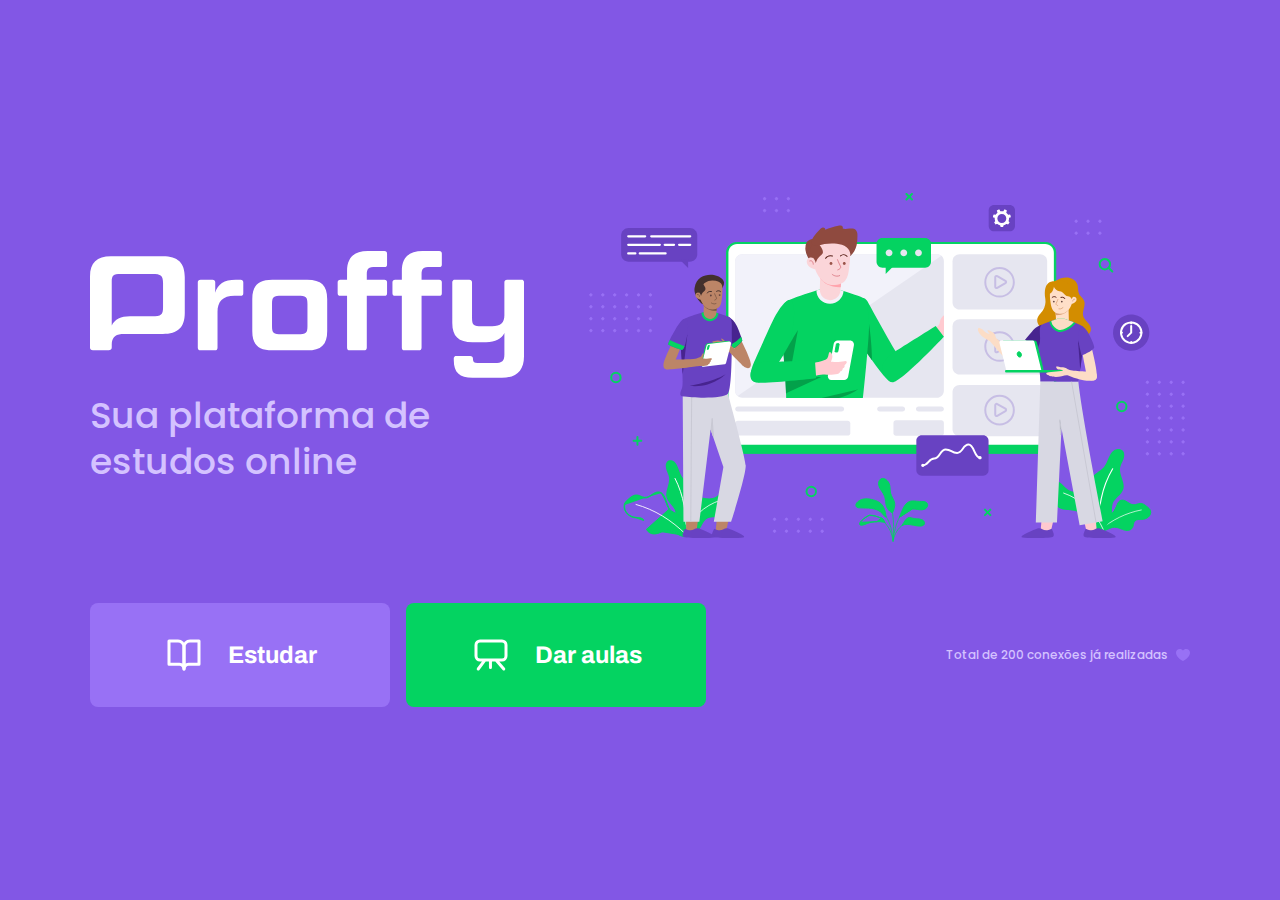
<file: index.html>
<!DOCTYPE html>
<html lang="pt_br"> <!-- HTML: Hypertext Markup Language
lang attribute -->
    <head> <!-- Config -->
        <meta charset="UTF-8">
        <meta name="viewport" content="width=device-width, initial-scale=1.0">
        <title>Proffy Sua plataforma de estudosonline</title>
        
        <link href="https://fonts.googleapis.com/css2?family=Archivo:wght@400;700&amp;family=Poppins:wght@400;600&amp;display=swap" rel="stylesheet">

        <link rel="stylesheet" href="/styles/main.css">  <!-- / root directory -->
        <link rel="stylesheet" href="/styles/partials/page-landing.css"> 
<!--
<style> /* CSS: Cascading StyleSheet*/

        /*
        com cascata > id # > class . > tag*/

            h1 {
                color: green;
            }

            .red {
                color: red;
            }

            #page-landing {
                color: red;
            }

            #page-landing h1 {
                color: yellow;
            }


        </style>
-->    
    </head>
    <body id="page-landing"> <!-- Content -->
        
        <div id="container">
            <div class=logo-container>
                <img src="/images/logo.svg" alt="Proffy">
                <h2>Sua plataforma de estudos online</h2>
            </div>
            <img class="hero-image" src="/images/landing.svg" alt="Plataforma de Estudos">

            <div class="buttons-container">
                <a class="study" href="/study.html">
                    <img src="/images/icons/study.svg" alt="Estudar">
                    Estudar
                </a>
                <a class="give-classes" href="/give-classes.html">
                    <img src="/images/icons/give-classes.svg" alt="Dar aulas">
                    Dar aulas
                </a>
            </div>

            <p class="total-connections">
                Total de 200 conexões já realizadas
                <img src="/images/icons/purple-heart.svg" alt="Coração roxo">
            </p>

        </div>

    </body>
</html>
</file>
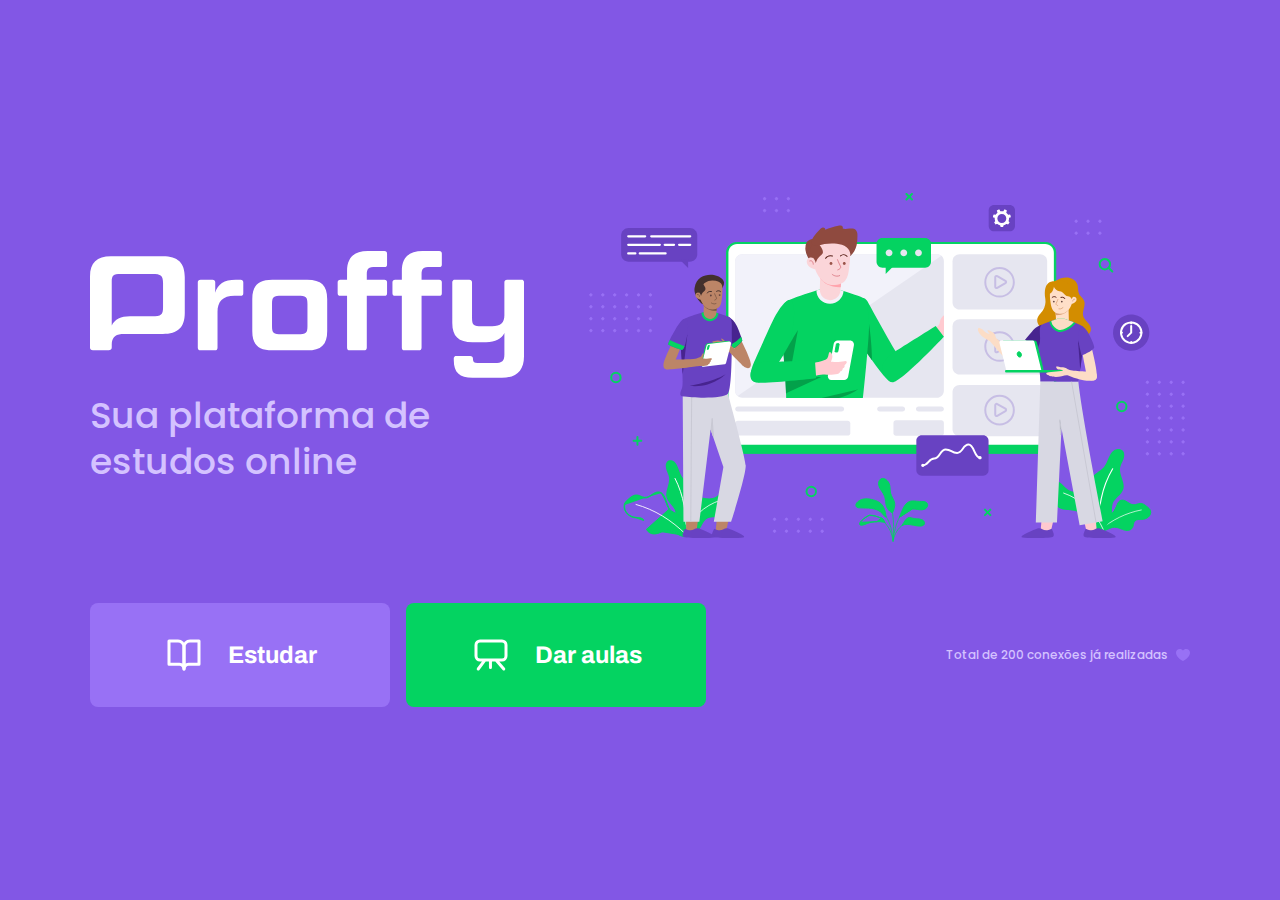
<file: src/views/index.html>
<!DOCTYPE html>
<html lang="pt_br"> <!-- HTML: Hypertext Markup Language
lang attribute -->
    <head> <!-- Config -->
        <meta charset="UTF-8">
        <meta name="viewport" content="width=device-width, initial-scale=1.0">
        <title>Proffy Sua plataforma de estudosonline</title>
        
        <link href="https://fonts.googleapis.com/css2?family=Archivo:wght@400;700&amp;family=Poppins:wght@400;600&amp;display=swap" rel="stylesheet">

        <link rel="stylesheet" href="/styles/main.css">  <!-- / root directory -->
        <link rel="stylesheet" href="/styles/partials/page-landing.css"> 
<!--
<style> /* CSS: Cascading StyleSheet*/

        /*
        com cascata > id # > class . > tag*/

            h1 {
                color: green;
            }

            .red {
                color: red;
            }

            #page-landing {
                color: red;
            }

            #page-landing h1 {
                color: yellow;
            }


        </style>
-->    
    </head>
    <body id="page-landing"> <!-- Content -->
        
        <div id="container">
            <div class=logo-container>
                <img src="/images/logo.svg" alt="Proffy">
                <h2>Sua plataforma de estudos online</h2>
            </div>
            <img class="hero-image" src="/images/landing.svg" alt="Plataforma de Estudos">

            <div class="buttons-container">
                <a class="study" href="/study">
                    <img src="/images/icons/study.svg" alt="Estudar">
                    Estudar
                </a>
                <a class="give-classes" href="/give-classes">
                    <img src="/images/icons/give-classes.svg" alt="Dar aulas">
                    Dar aulas
                </a>
            </div>

            <p class="total-connections">
                Total de 200 conexões já realizadas
                <img src="/images/icons/purple-heart.svg" alt="Coração roxo">
            </p>

        </div>

    </body>
</html>
</file>
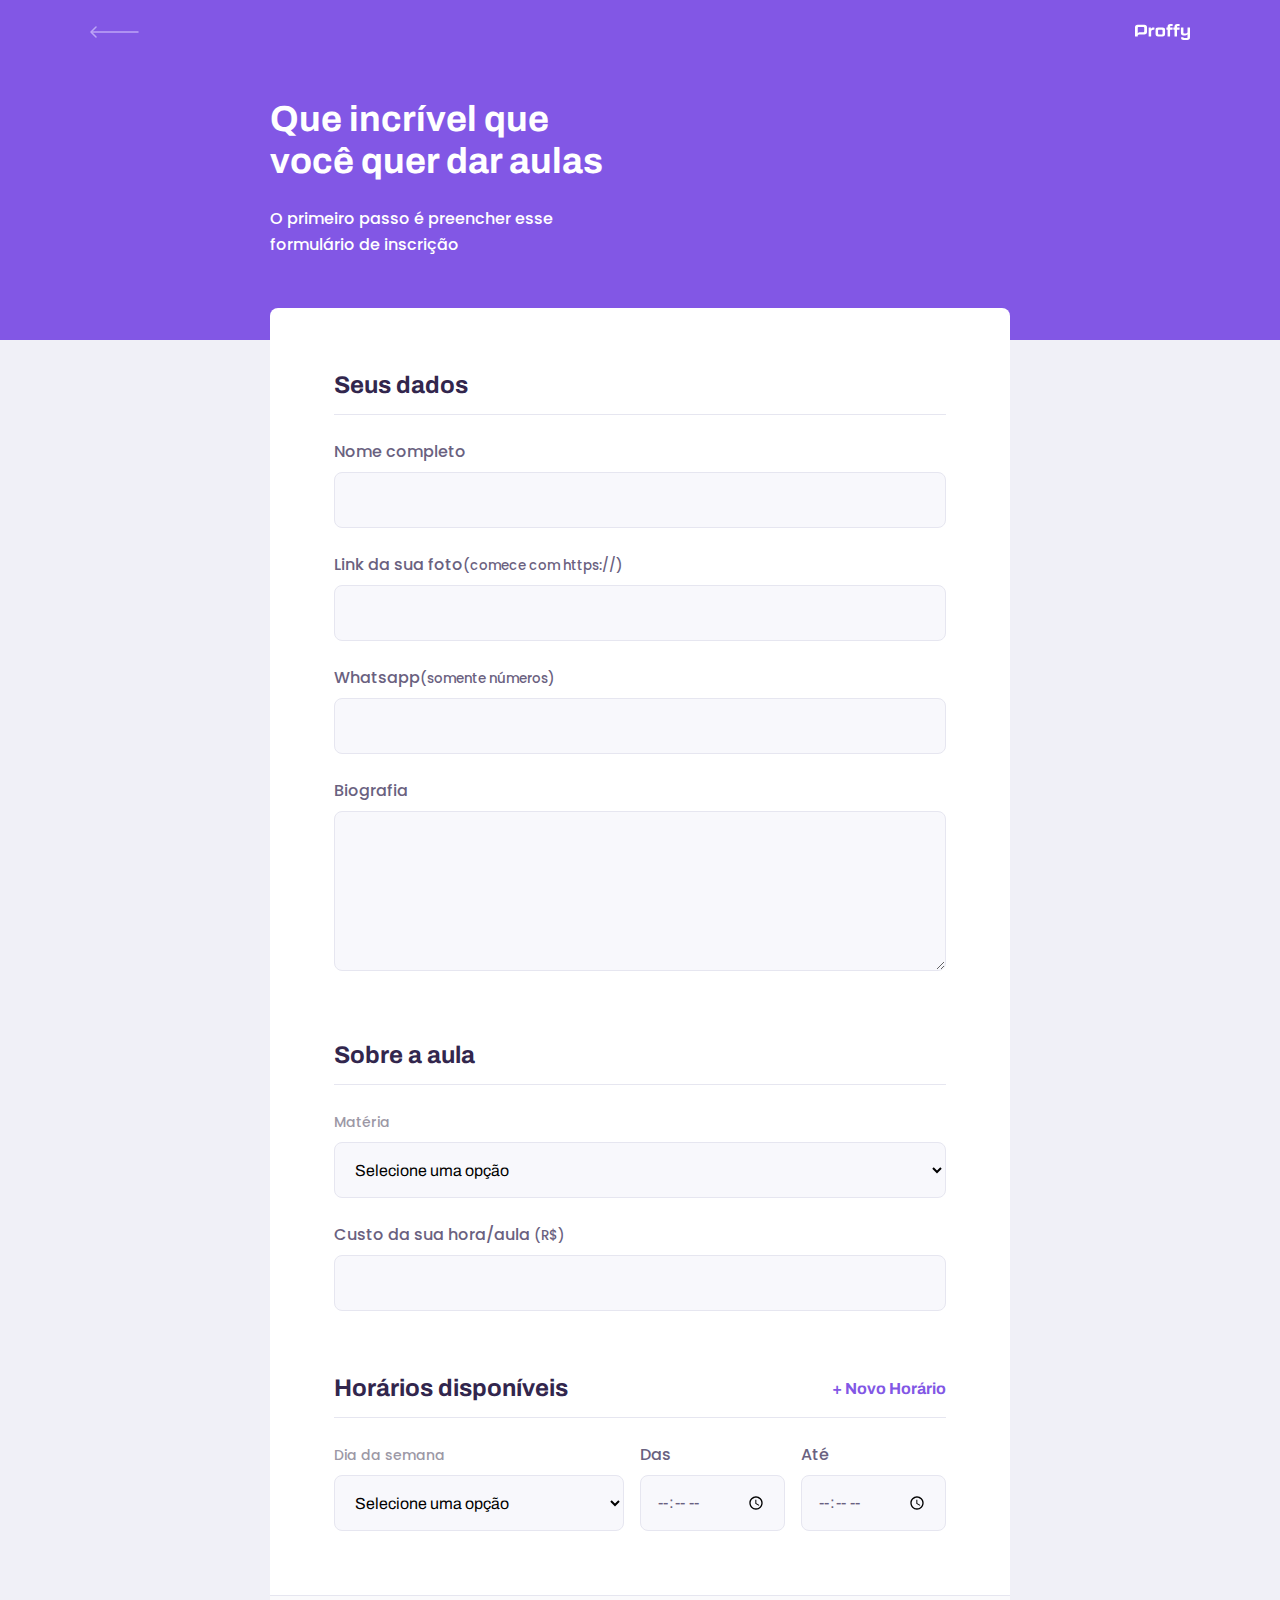
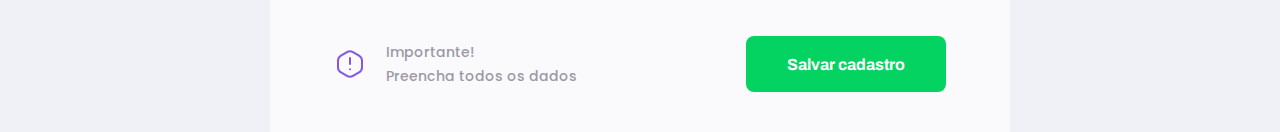
<file: give-classes.html>
<!DOCTYPE html>
<html lang="pt_br">
    <head>
        <meta charset="UTF-8">
        <meta name="viewport" content="width=device-width, initial-scale=1.0">
        <meta name="theme-color" content="#8257E5">
        
        <title>Proffy Sua plataforma de estudos online</title>
        
        <link href="https://fonts.googleapis.com/css2?family=Archivo:wght@400;700&amp;family=Poppins:wght@400;600&amp;display=swap" rel="stylesheet">

        <link rel="shortcut icon" href="/images/favicon.png" type="image/png"> 
        
        <link rel="stylesheet" href="/styles/main.css"> <!-- autoclose tag could be /> or > -->
        <link rel="stylesheet" href="/styles/partials/header.css">
        <link rel="stylesheet" href="/styles/partials/forms.css">
        <link rel="stylesheet" href="/styles/partials/page-give-classes.css">

        <script src="/scripts/addField.js" defer></script> <!-- defer: after-->
    </head>
    
    <body id="page-give-classes">
        <div id="container">
            <header class="page-header">
                <div class="top-bar-container">
                    <a href="/">
                        <img src="/images/icons/back.svg" alt="Voltar">
                    </a>
                    <img src="/images/logo.svg" alt="Proffy">
                </div>
                <div class="header-content">
                    <strong>Que incrível que você quer dar aulas</strong>
                    <p>O primeiro passo é preencher esse formulário de inscrição</p>
                </div>
            </header>
            <main>
                <form action="" id="create-class">
                    <fieldset>
                        <legend>Seus dados</legend>
                        <div class="input-block">
                            <label for="name">Nome completo</label>
                            <input type="text" name="name" id="name" required>
                        </div>
                        <div class="input-block">
                            <label for="avatar">Link da sua foto<small>(comece com https://)</small></label>
                            <input type="url" name="avatar" id="avatar" required>
                        </div>
                        <div class="input-block">
                            <label for="whatsapp">Whatsapp<small>(somente números)</small></label>
                            <input type="number" name="whatsapp" id="whatsapp" required>
                        </div>
                        <div class="textarea-block">
                            <label for="bio">Biografia</label>
                            <textarea name="bio" id="bio" required></textarea>
                        </div>
                    </fieldset>

                    <fieldset>
                        <legend>Sobre a aula</legend>
                        <div class="select-block">
                            <label for="subject">Matéria</label>
                            <select name="subject" id="subject">
                                <option>Selecione uma opção</option>
                                <option value="1">Artes</option>
                                <option value="2">Biologia</option>
                                <option value="3">Ciências</option>
                                <option value="4">Educação física</option>
                                <option value="5">Física</option>
                                <option value="6">Geografia</option>
                                <option value="7">História</option>
                                <option value="8">Matemática</option>
                                <option value="9">Português</option>
                                <option value="10">Química</option>
                            </select>
                        </div>

                        <div class="input-block">
                            <label for="cost">Custo da sua hora/aula
                                <small>(R$)</small>
                            </label>
                            <input type="cost" id="cost" type="number">
                        </div>
                    </fieldset>

                    <fieldset id="schedule-items">
                        <legend>Horários disponíveis
                            <button type="button" id="add-time">+ Novo Horário</button>
                        </legend>
                        
                        <div class="schedule-item">
                            <div class="select-block">
                                <label for="weekday">Dia da semana</label>
                                <select name="weekday[]" required> <!-- [] mais de um valor-->
                                    <option value="">Selecione uma opção</option>
                                    <option value="0">Domingo</option>
                                    <option value="1">Segunda-feira</option>
                                    <option value="2">Terça-feira</option>
                                    <option value="3">Quarta-feira</option>
                                    <option value="4">Quinta-feira</option>
                                    <option value="5">Sexta-feira</option>
                                    <option value="6">Sábado</option>
                                </select>                            
                            </div>
                       
                            <div class="input-block">
                                <label for="time_from">Das</label>
                                <input type="time" name="time_from[]" required>
                            </div>
                            <div class="input-block">
                                <label for="time_to">Até</label>
                                <input type="time" name="time_to[]" required>
                            </div>
                        </div>
                        
                    </fieldset>
                </form>
                <footer>
                    <p>
                        <img src="/images/icons/warning.svg" alt="Aviso importante">
                        Importante! <br>
                        Preencha todos os dados
                    </p>
                    <button type="submit" form="create-class">Salvar cadastro</button>
                </footer>
                
            </main>
        </div>

    </body>
</html>
</file>
<file: styles/main.css>
/* CSS: Cascading StyleSheet*/
:root {
    /* CSS variables */
    --color-background: #F0F0F7;
    --color-primary-lighter: #9871F5;
    --color-primary-light: #916BEA;
    --color-primary: #8257E5;
    --color-primary-dark: #774DD6;
    --color-primary-darker: #6842c2;
    --color-secondary: #04D361;
    --color-secondary-dark: #04BF58;
    --color-title-in-primary: #FFFFFF;
    --color-text-in-primary: #D4C2FF;
    --color-text-title: #32264D;
    --color-text-complement: #9C98A6;
    --color-text-base: #6A6180;
    --color-line-in-white: #E6E6F0;
    --color-input-background: #F8F8FC;
    --color-button-text: #FFFFFF;
    --color-box-base: #FFFFFF;
    --color-box-footer: #FAFAFC;
    --color-small-info: #C1BCCC;

    /* tamanho da fonte padrao: 16px - 100% - 1rem */
    font-size: 60%; /* controle das medidas rem: root element */  
}

* {  /* apply to several elements */
    margin: 0;
    padding: 0;  /* preenchimento */
    box-sizing: border-box;
}

html,
body {
    height: 100vh; /* vh: view port height */
}

body {
    background-color: var(--color-background);
    display: flex;
    align-items: center;
    justify-content: center;
}


body,
input,
button,
textarea {
    /* font: 500 1.6rem Poppins; */
    font-weight: 500;
    font-size: 1.6rem;
    font-family: Poppins;
    color: var(--color-text-base)
}


#container {
    width: 90vw;
    max-width: 700px;
    /* box-model */
    /* border: 1px solid red; */
    /* padding: 10px 40px 60px 2px;*/ /* top right bottom down */
    /* padding-left: ; ... */
    /* margin: 40px 10px; */  /* 1: all;  2: top bottom; 3: top bottom right */
    /* height: 300px; */
}

/* tablet  */
@media (min-width: 700px) {
    :root {
        font-size: 62.5%; /* 1rem ~ 10px */
    }

}
</file>
<file: styles/partials/page-landing.css>
#page-landing {
    background: var(--color-primary);
}

#page-landing #container {
    color: var(--color-text-in-primary);
}

.logo-container img {
    height: 10rem;
}

.logo-container {
    text-align: center;
    margin-bottom: 1.2rem;
}

.logo-container h2 {
    font-weight: 500;
    font-size: 3.6rem;
    line-height: 4.6rem;
    margin-top: 0.8rem;
}

.hero-image {
    width: 100%;
}

.buttons-container {
    display: flex;  /* necessary to following commands work */
    justify-content: center;
    margin: 3.2rem 0;
}

.buttons-container a {
    width: 30rem;
    height: 10.4rem;

    /*background-color: red;*/
    border-radius: .8rem;
    margin-right: 1.6rem;

    font: 700 2.4rem Archivo;

    display: flex;
    align-items: center;
    justify-content: center;

    text-decoration: none;

    transition: background 0.2s;

    color: var(--color-button-text);
}

.buttons-container a img {
    width: 4rem;
    margin-right: 2.4rem;
}

.buttons-container a.study {
    background: var(--color-primary-lighter);
}

.buttons-container a.study:hover {
    background: var(--color-primary-light);
}

.buttons-container a.give-classes {
    background: var(--color-secondary);
    margin-right: 0;
}

.buttons-container a.give-classes:hover {
    background: var(--color-secondary-dark);
}


.total-connections {
    font-size: 1.8rem;

    display: flex;
    align-items: center;
    justify-content: center;
}

.total-connections img {
    margin-left: 0.8rem;
}

/* tablet  */
@media (max-width: 699px) {
    :root {
        font-size: 40%;
    }
}


/* desktop  */
@media (min-width: 1100px) {
    #page-landing #container {
        max-width: 1100px;
        display: grid;
        grid-template-columns: 2fr 1fr 2fr;
        grid-template-rows: 350px 1fr;
        grid-template-areas: 
        "proffy image image"
        "button button texting";
        gap: 60px;
    }

    .logo-container {
        grid-area: proffy;
        text-align: initial;
        align-self: center;
        margin: 0;
    }

    .logo-container img {
        height: 127px;
    }

    .hero-image {
        grid-area: image;
        height: 350px;
    }

    .buttons-container {
        grid-area: button;
        justify-content: flex-start;
        margin: 0;
    }

    .total-connections {
        grid-area: texting;
        justify-self: end;
        font-size: 1.2rem;
    }

}
</file>
<file: styles/partials/header.css>
.page-header {
    background-color: var(--color-primary);

    display: flex;
    flex-direction: column;
}

.page-header .top-bar-container {
    width: 90%;
    margin: 0 auto;

    display: flex;
    align-items: center;
    justify-content: space-between;

    padding: 1.6rem 0;
}

.page-header .top-bar-container a {
    height: 3.2rem;
    transition: opacity 0.2s;
}

.page-header .top-bar-container a:hover {
    transition: opacity 0.6;
}

.page-header .top-bar-container > img { /* first level: > */
    height: 1.6rem;
}

.page-header .header-content {
    width: 90%;
    margin: 3.2rem auto;

    position: relative;
}

.page-header .header-content strong {
    font: 700 3.6rem Archivo;
    line-height: 4.2rem;
    color: var(--color-title-in-primary);
}

.page-header .header-content p {
    max-width: 30rem;
    font: 1.6rem;
    line-height: 2.6rem;
    color: var(--color-title-in-primary);
    margin-top: 2.4rem;
}



@media (min-width:700px) {
    .page-header {
        height: 340px;
    }

    .page-header .top-bar-container {
        max-width: 1100px;
    }

    .page-header .header-content {
        max-width: 740px;
        margin: 0 auto;

        flex: 1 1; /* esticar conteúdo */
        padding-bottom: 48px;
        display: flex;
        flex-direction: column;
        justify-content: center;
    }

    .page-header .header-content strong {
        max-width: 350px;
    }
   
}
</file>
<file: styles/partials/forms.css>
.select-block label,
.input-block label
.textarea-block label {
    font-size: 1.4rem;
    color: var(--color-text-complement);
}

.select-block select,
.input-block input,
.textarea-block textarea {
    width: 100%;
    height: 5.6rem;
    margin-top: 0.8rem;
    border-radius: .8rem;
    background: var(--color-input-background);
    border: 1px solid var(--color-line-in-white);
    outline: 0;
    padding: 0 1.6rem;  /*: 0.1rem;*/
    font: 1.6rem Archivo;
}

.textarea-block textarea {
    padding: 1.2rem 1.6rem; /* ajuste */
    height: 16rem;

    resize: vertical;
}


.input-block,
.textarea-block {
    position: relative;
}

.input-block:focus-within::after,
.textarea-block:focus-within::after {
    content: "";

    width: calc(100% - 3.2rem);
    height: 2px;
    background: var(--color-primary-light);
    
    position: absolute;
    left: 1.6rem;
    bottom: 0;  /*px*/
}
</file>
<file: styles/partials/page-give-classes.css>
#page-give-classes #container {
    width: 100vw;
    height: 100vh;
}

#page-give-classes .page-header .header-content {
    margin-bottom: 6.4rem;
}

#page-give-classes main {
    background: var(--color-box-base);
    width: 100%;  /* while < max-width */
    max-width: 74rem;
    border-radius: .8rem;
    margin: -3.2rem auto 3.2rem;
    padding-top: 6.4rem;
}


#page-give-classes fieldset {
    border: none;

    padding: 0 2.4rem;
}

#page-give-classes fieldset legend {
    font: 700 2.4rem Archivo;
    color: var(--color-text-title);
    margin-bottom: 2.4rem;

    display: flex;
    align-items: center;
    justify-content: space-between;

    width: 100%;

    padding-bottom: 1.6rem;
    border-bottom: 1px solid var(--color-line-in-white);
}

#page-give-classes fieldset legend button {
    background: none;
    border: 0;

    color: var(--color-primary);

    font: 700 1.6rem Archivo;
    cursor: pointer;

    transition: 0.2s;

}

#page-give-classes fieldset legend button:hover {
    /*transform: translateY(-5px);*/
    color: var(--color-primary-dark)
}



#page-give-classes fieldset+fieldset { /* nested */
    margin-top: 6.4rem;
}

#page-give-classes .input-block+.input-block,
#page-give-classes .input-block+.textarea-block,
#page-give-classes .select-block+.input-block { 
    margin-top: 2.4rem;
}

#page-give-classes main footer {
    padding: 4rem 2.4rem;
    background: var(--color-box-footer);
    border-top: 1px solid var(--color-line-in-white);
    margin-top: 6.4rem;
}

#page-give-classes main footer p {
    display: flex;
    align-items: center;  /* align img to text x axis */
    justify-content: center;  /* align img to text y axis */
    
    font-size: 1.4rem;
    line-height: 2.4rem;
    color: var(--color-text-complement);
}

#page-give-classes main footer p img {
    margin-right: 2rem;
}

#page-give-classes main footer button {
    width: 100%;
    height: 5.6rem;
    background: var(--color-secondary);
    color: var(--color-button-text);
    border: 0;
    border-radius: .8rem;
    cursor: pointer;
    font: 700 1.6rem Archivo;

    display: flex;
    align-items: center;
    justify-content: center;
    text-decoration: none; /* without underline e.g. */

    transition: 0.2s;
    margin-top: 3.2rem;
}

.schedule-item+.schedule-item {
    margin-top: 3.2rem;
    padding-top: 3.2rem;

    border-top: 1px solid var(--color-line-in-white);
}


@media (min-width: 700px) {
    #page-give-classes #container {
        max-width: 100vw;
    }

    #page-give-classes .page-header .header-content {
        margin-bottom: 0;
    }

    #page-give-classes main fieldset {
        padding: 0 64px;

    }

    .schedule-item {
        display: grid;
        grid-template-columns: 2fr 1fr 1fr;
        column-gap: 1.6rem;
    }

    #page-give-classes #schedule-items .input-block+.input-block,
    #page-give-classes #schedule-items .select-block+.input-block {
        margin-top: 0;
    }

    #page-give-classes main footer {
        padding: 40px 64px;
        
        display: flex;
        align-items: center;
        justify-content: space-between;
    }

    #page-give-classes main footer button {
        margin-top: 0;
        width: 200px;
    }


}
</file>
